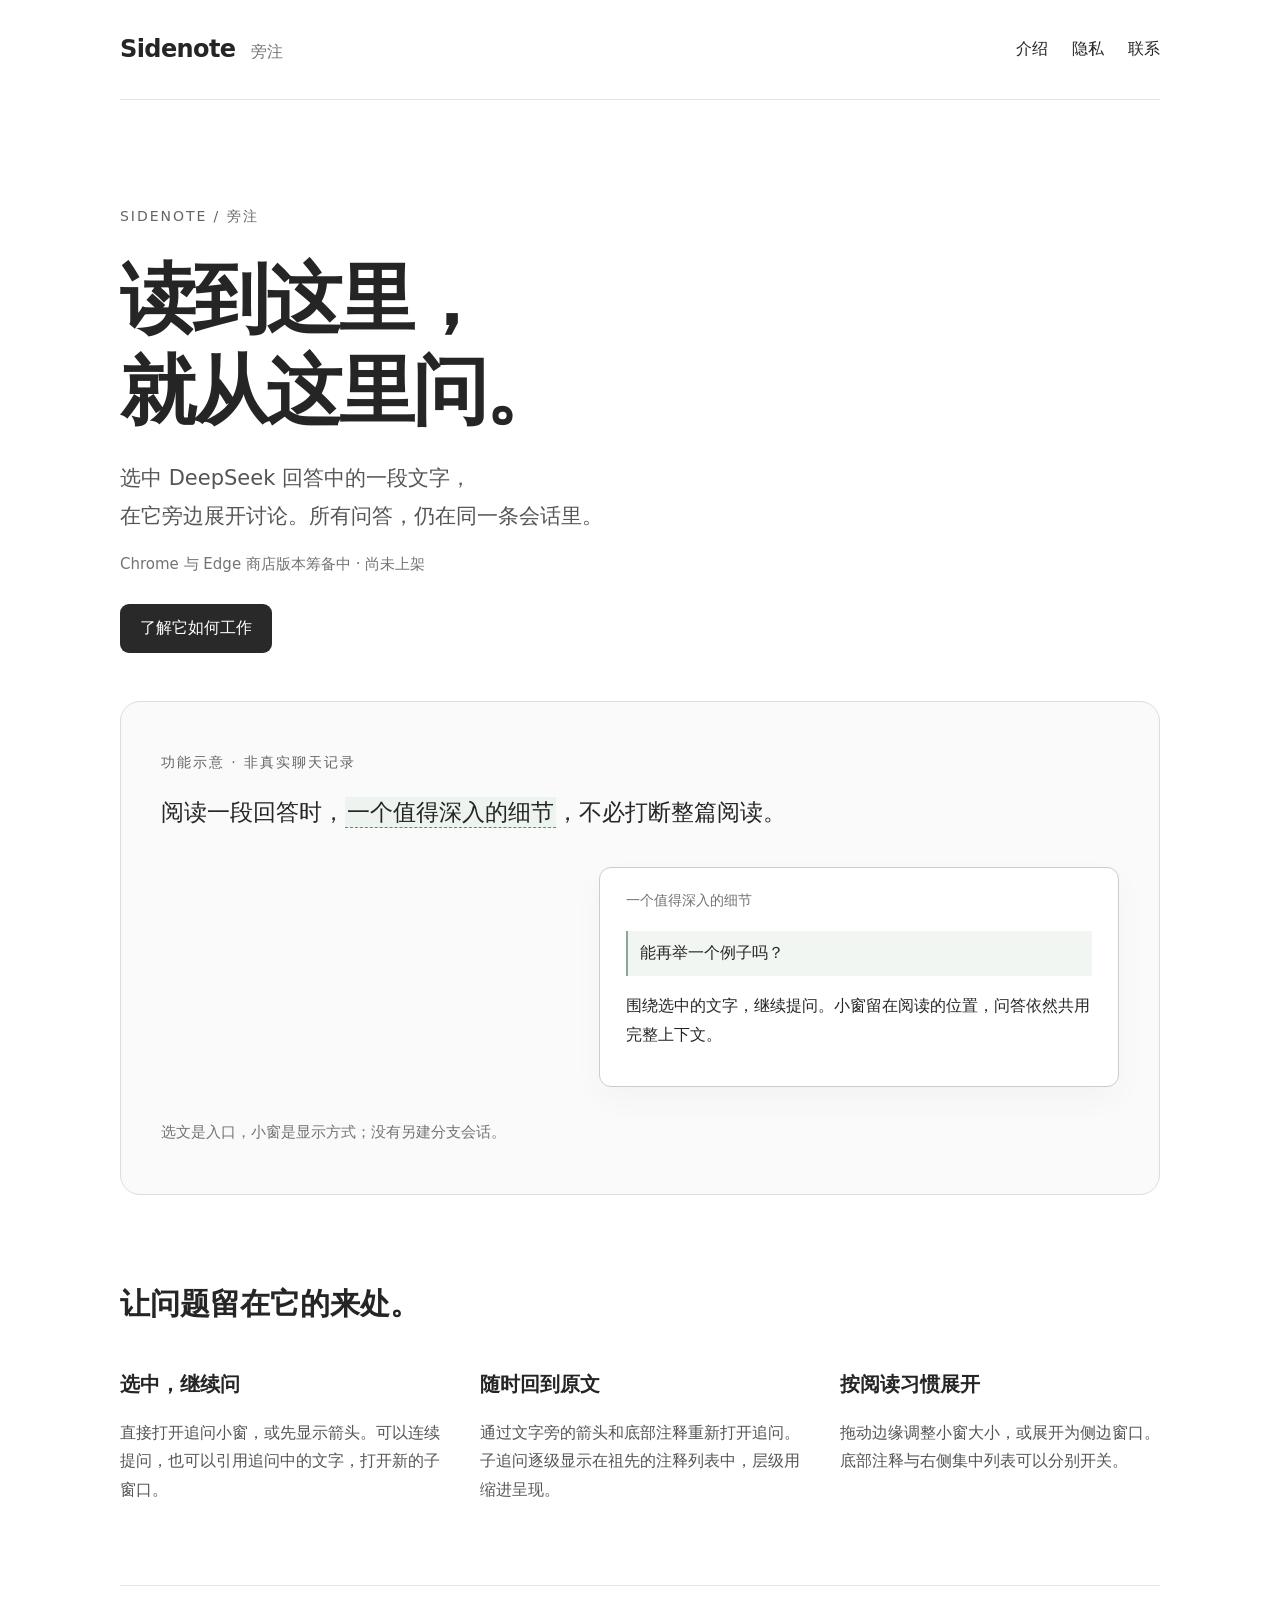
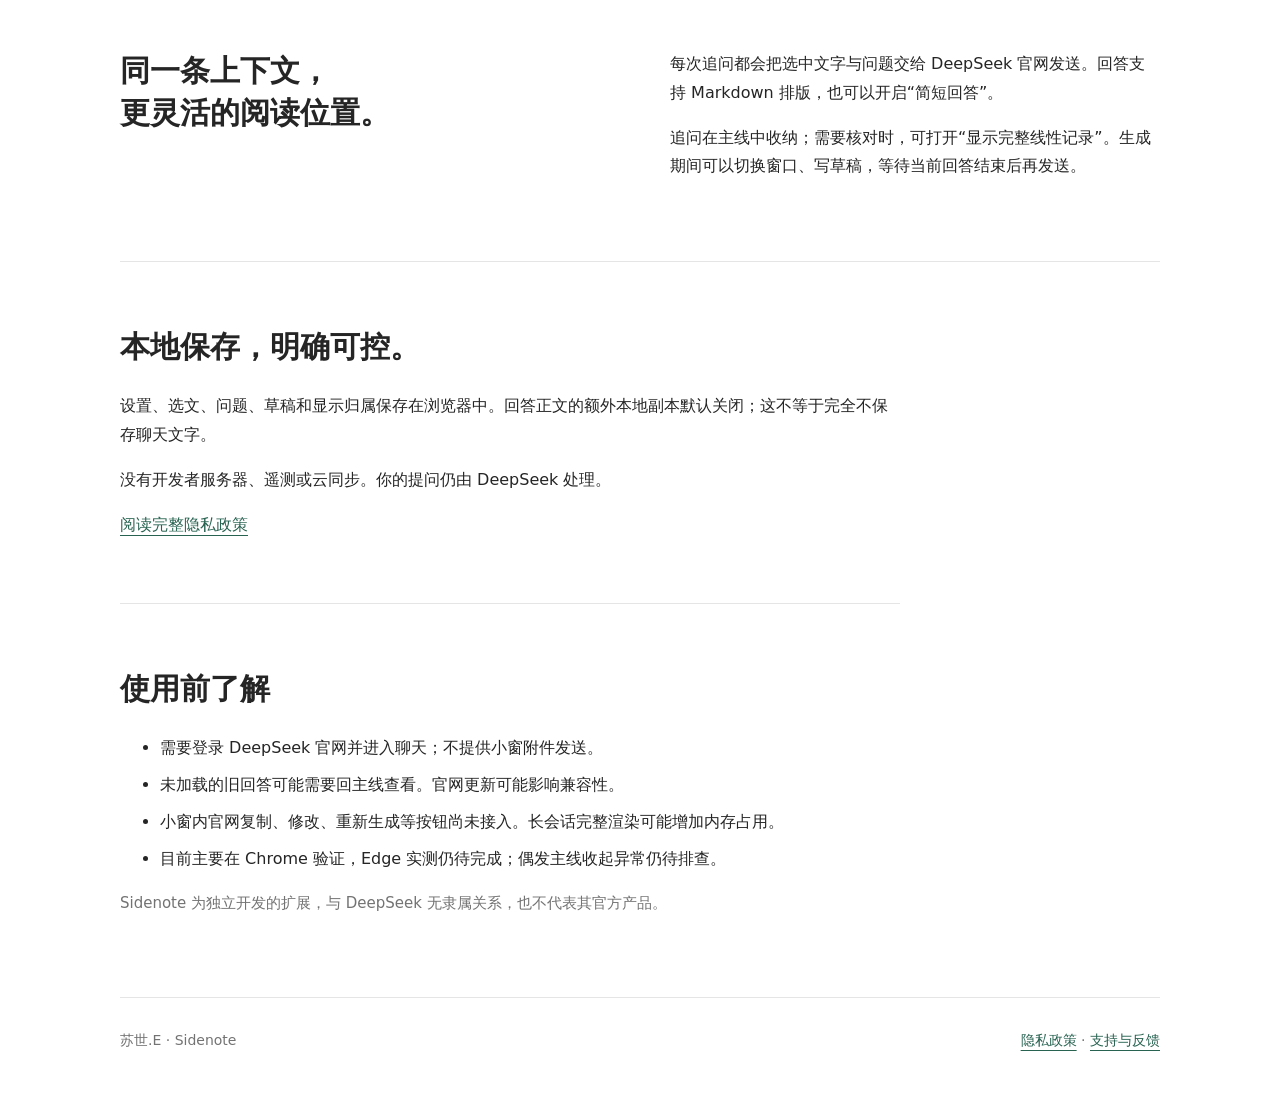
<file: index.html>
<!doctype html>
<html lang="zh-CN"><head><meta charset="utf-8"><meta name="viewport" content="width=device-width,initial-scale=1"><meta name="description" content="Sidenote 旁注，在 DeepSeek 原文旁继续提问，保持同一条会话。"><title>在原文旁，继续问 · Sidenote</title><link rel="stylesheet" href="style.css"></head><body><div class="wrap"><header><a class="brand" href="index.html">Sidenote <span>旁注</span></a><nav aria-label="导航"><a href="index.html">介绍</a><a href="privacy.html">隐私</a><a href="support.html">联系</a></nav></header><main><section class="hero"><p class="eyebrow">SIDENOTE / 旁注</p><h1>读到这里，<br>就从这里问。</h1><p class="lead">选中 DeepSeek 回答中的一段文字，<br>在它旁边展开讨论。所有问答，仍在同一条会话里。</p><p class="status">Chrome 与 Edge 商店版本筹备中 · 尚未上架</p><a class="button" href="#how">了解它如何工作</a></section>
<section class="example" aria-label="功能示意"><p class="eyebrow">功能示意 · 非真实聊天记录</p><p class="source">阅读一段回答时，<mark>一个值得深入的细节</mark>，不必打断整篇阅读。</p><div class="note"><p class="quote">一个值得深入的细节</p><p class="question">能再举一个例子吗？</p><p>围绕选中的文字，继续提问。小窗留在阅读的位置，问答依然共用完整上下文。</p></div><p class="caption">选文是入口，小窗是显示方式；没有另建分支会话。</p></section>
<section id="how"><h2>让问题留在它的来处。</h2><div class="features"><article><h3>选中，继续问</h3><p>直接打开追问小窗，或先显示箭头。可以连续提问，也可以引用追问中的文字，打开新的子窗口。</p></article><article><h3>随时回到原文</h3><p>通过文字旁的箭头和底部注释重新打开追问。子追问逐级显示在祖先的注释列表中，层级用缩进呈现。</p></article><article><h3>按阅读习惯展开</h3><p>拖动边缘调整小窗大小，或展开为侧边窗口。底部注释与右侧集中列表可以分别开关。</p></article></div></section>
<section class="split"><div><h2>同一条上下文，<br>更灵活的阅读位置。</h2></div><div><p>每次追问都会把选中文字与问题交给 DeepSeek 官网发送。回答支持 Markdown 排版，也可以开启“简短回答”。</p><p>追问在主线中收纳；需要核对时，可打开“显示完整线性记录”。生成期间可以切换窗口、写草稿，等待当前回答结束后再发送。</p></div></section>
<section class="privacy-note"><h2>本地保存，明确可控。</h2><p>设置、选文、问题、草稿和显示归属保存在浏览器中。回答正文的额外本地副本默认关闭；这不等于完全不保存聊天文字。</p><p>没有开发者服务器、遥测或云同步。你的提问仍由 DeepSeek 处理。</p><a href="privacy.html">阅读完整隐私政策</a></section>
<section><h2>使用前了解</h2><ul><li>需要登录 DeepSeek 官网并进入聊天；不提供小窗附件发送。</li><li>未加载的旧回答可能需要回主线查看。官网更新可能影响兼容性。</li><li>小窗内官网复制、修改、重新生成等按钮尚未接入。长会话完整渲染可能增加内存占用。</li><li>目前主要在 Chrome 验证，Edge 实测仍待完成；偶发主线收起异常仍待排查。</li></ul><p class="muted">Sidenote 为独立开发的扩展，与 DeepSeek 无隶属关系，也不代表其官方产品。</p></section></main><footer><span>苏世.E · Sidenote</span><span><a href="privacy.html">隐私政策</a> · <a href="support.html">支持与反馈</a></span></footer></div></body></html>
</file>
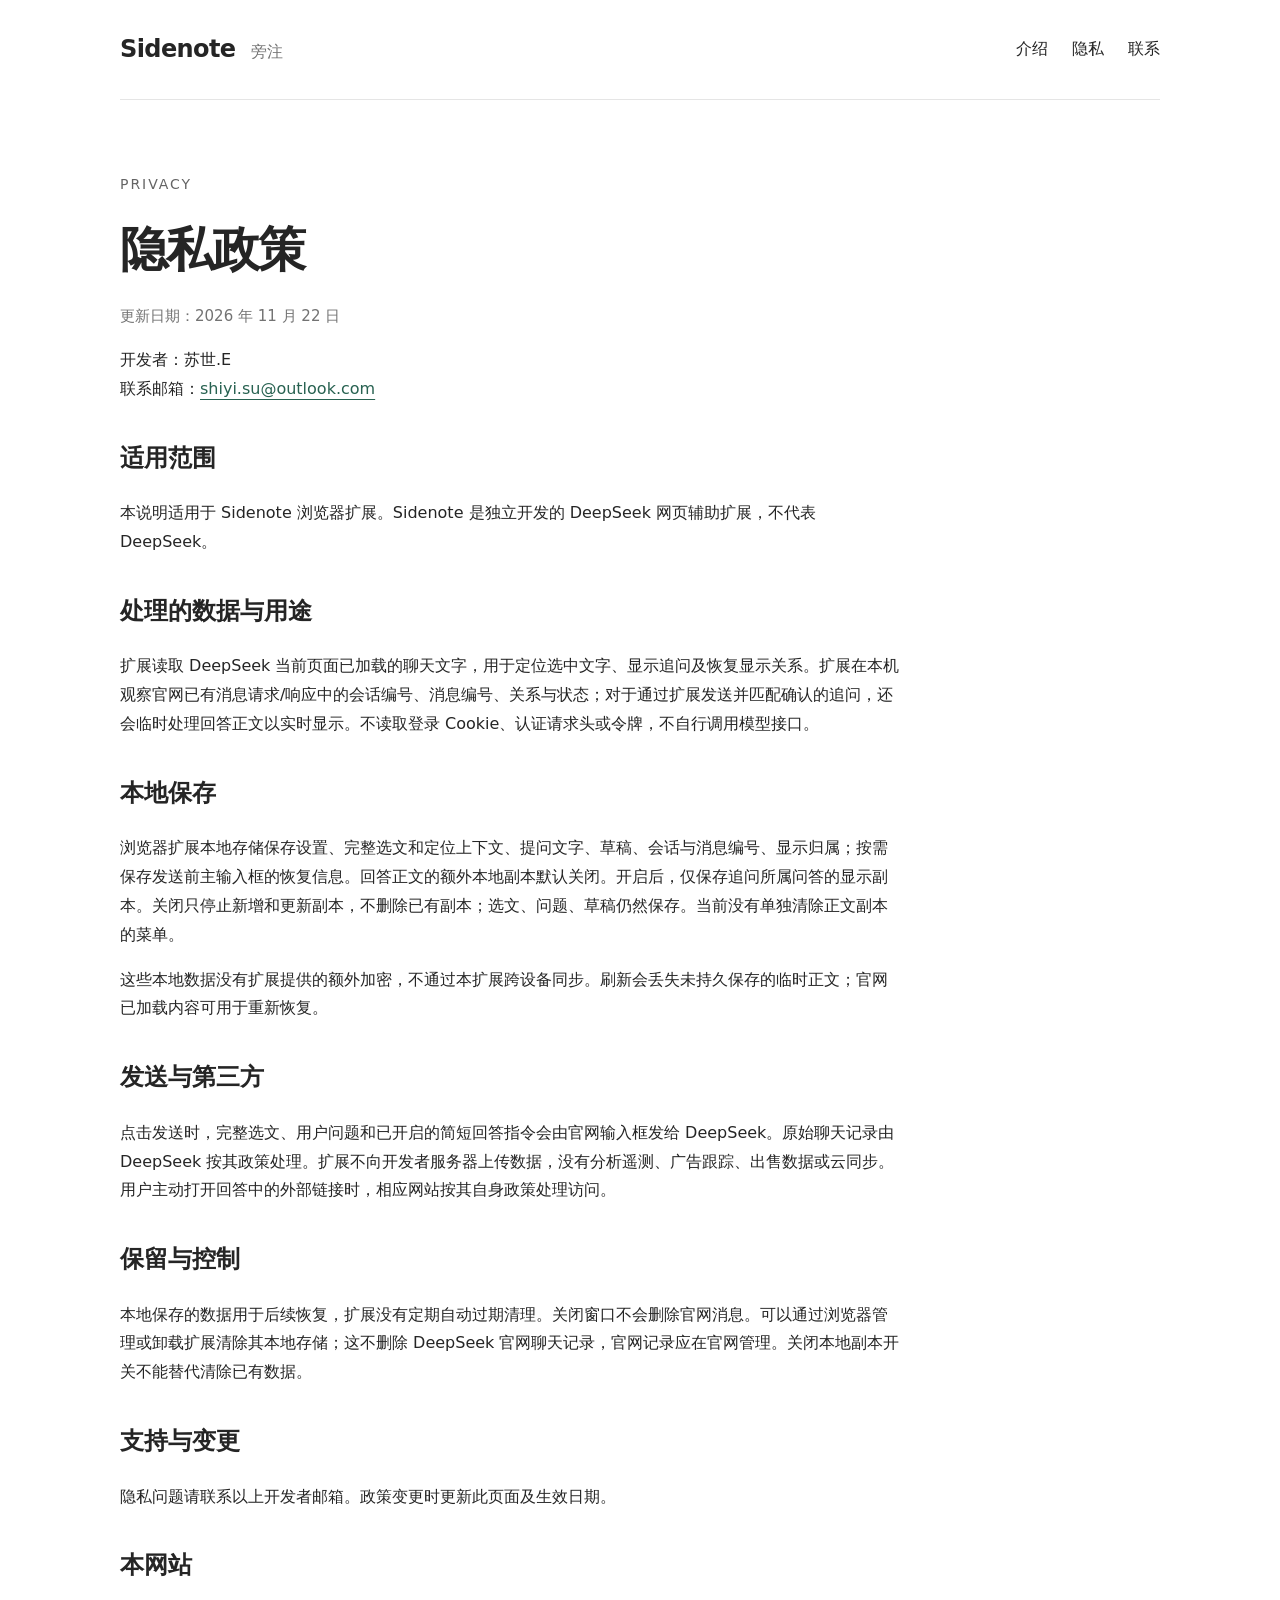
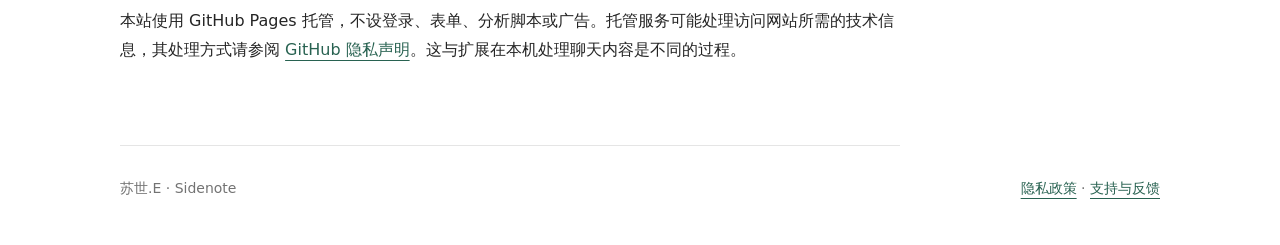
<file: privacy.html>
<!doctype html>
<html lang="zh-CN"><head><meta charset="utf-8"><meta name="viewport" content="width=device-width,initial-scale=1"><meta name="description" content="Sidenote 旁注，在 DeepSeek 原文旁继续提问，保持同一条会话。"><title>隐私政策 · Sidenote</title><link rel="stylesheet" href="style.css"></head><body><div class="wrap"><header><a class="brand" href="index.html">Sidenote <span>旁注</span></a><nav aria-label="导航"><a href="index.html">介绍</a><a href="privacy.html">隐私</a><a href="support.html">联系</a></nav></header><main><section class="document"><p class="eyebrow">PRIVACY</p><h1>隐私政策</h1><p class="muted">更新日期：2026 年 11 月 22 日</p><p>开发者：苏世.E<br>联系邮箱：<a href="mailto:shiyi.su@outlook.com">shiyi.su@outlook.com</a></p><h2>适用范围</h2><p>本说明适用于 Sidenote 浏览器扩展。Sidenote 是独立开发的 DeepSeek 网页辅助扩展，不代表 DeepSeek。</p><h2>处理的数据与用途</h2><p>扩展读取 DeepSeek 当前页面已加载的聊天文字，用于定位选中文字、显示追问及恢复显示关系。扩展在本机观察官网已有消息请求/响应中的会话编号、消息编号、关系与状态；对于通过扩展发送并匹配确认的追问，还会临时处理回答正文以实时显示。不读取登录 Cookie、认证请求头或令牌，不自行调用模型接口。</p><h2>本地保存</h2><p>浏览器扩展本地存储保存设置、完整选文和定位上下文、提问文字、草稿、会话与消息编号、显示归属；按需保存发送前主输入框的恢复信息。回答正文的额外本地副本默认关闭。开启后，仅保存追问所属问答的显示副本。关闭只停止新增和更新副本，不删除已有副本；选文、问题、草稿仍然保存。当前没有单独清除正文副本的菜单。</p><p>这些本地数据没有扩展提供的额外加密，不通过本扩展跨设备同步。刷新会丢失未持久保存的临时正文；官网已加载内容可用于重新恢复。</p><h2>发送与第三方</h2><p>点击发送时，完整选文、用户问题和已开启的简短回答指令会由官网输入框发给 DeepSeek。原始聊天记录由 DeepSeek 按其政策处理。扩展不向开发者服务器上传数据，没有分析遥测、广告跟踪、出售数据或云同步。用户主动打开回答中的外部链接时，相应网站按其自身政策处理访问。</p><h2>保留与控制</h2><p>本地保存的数据用于后续恢复，扩展没有定期自动过期清理。关闭窗口不会删除官网消息。可以通过浏览器管理或卸载扩展清除其本地存储；这不删除 DeepSeek 官网聊天记录，官网记录应在官网管理。关闭本地副本开关不能替代清除已有数据。</p><h2>支持与变更</h2><p>隐私问题请联系以上开发者邮箱。政策变更时更新此页面及生效日期。</p><h2>本网站</h2><p>本站使用 GitHub Pages 托管，不设登录、表单、分析脚本或广告。托管服务可能处理访问网站所需的技术信息，其处理方式请参阅 <a href="https://docs.github.com/en/site-policy/privacy-policies/github-general-privacy-statement">GitHub 隐私声明</a>。这与扩展在本机处理聊天内容是不同的过程。</p></section></main><footer><span>苏世.E · Sidenote</span><span><a href="privacy.html">隐私政策</a> · <a href="support.html">支持与反馈</a></span></footer></div></body></html>
</file>
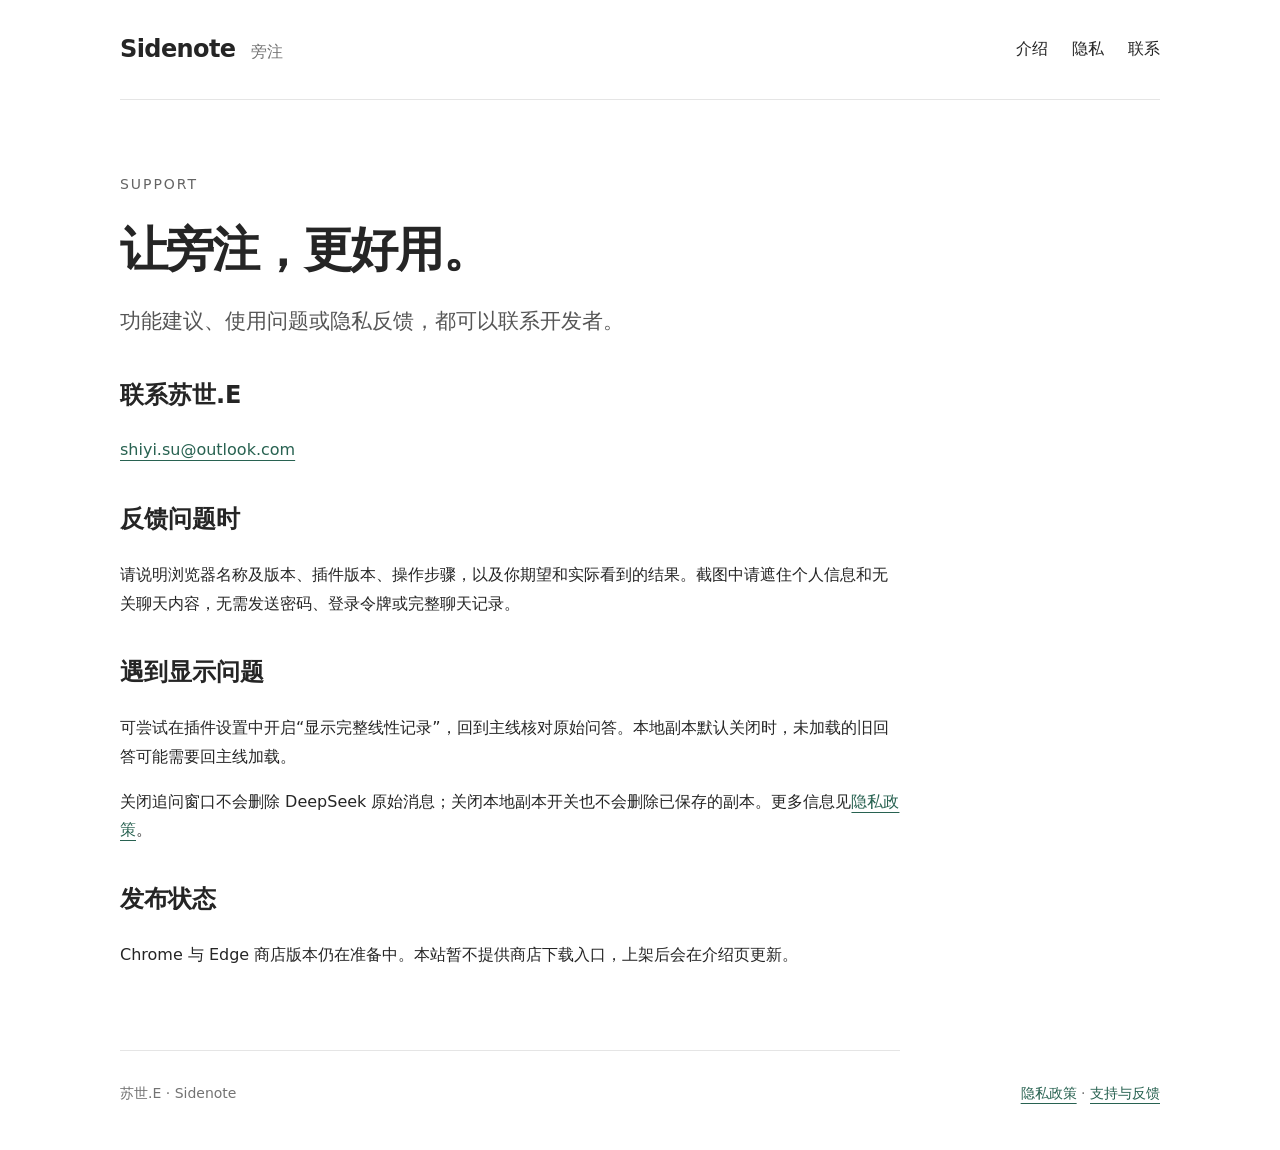
<file: support.html>
<!doctype html>
<html lang="zh-CN"><head><meta charset="utf-8"><meta name="viewport" content="width=device-width,initial-scale=1"><meta name="description" content="Sidenote 旁注，在 DeepSeek 原文旁继续提问，保持同一条会话。"><title>支持与反馈 · Sidenote</title><link rel="stylesheet" href="style.css"></head><body><div class="wrap"><header><a class="brand" href="index.html">Sidenote <span>旁注</span></a><nav aria-label="导航"><a href="index.html">介绍</a><a href="privacy.html">隐私</a><a href="support.html">联系</a></nav></header><main><section class="document"><p class="eyebrow">SUPPORT</p><h1>让旁注，更好用。</h1><p class="lead">功能建议、使用问题或隐私反馈，都可以联系开发者。</p><h2>联系苏世.E</h2><p><a class="email" href="mailto:shiyi.su@outlook.com">shiyi.su@outlook.com</a></p><h2>反馈问题时</h2><p>请说明浏览器名称及版本、插件版本、操作步骤，以及你期望和实际看到的结果。截图中请遮住个人信息和无关聊天内容，无需发送密码、登录令牌或完整聊天记录。</p><h2>遇到显示问题</h2><p>可尝试在插件设置中开启“显示完整线性记录”，回到主线核对原始问答。本地副本默认关闭时，未加载的旧回答可能需要回主线加载。</p><p>关闭追问窗口不会删除 DeepSeek 原始消息；关闭本地副本开关也不会删除已保存的副本。更多信息见<a href="privacy.html">隐私政策</a>。</p><h2>发布状态</h2><p>Chrome 与 Edge 商店版本仍在准备中。本站暂不提供商店下载入口，上架后会在介绍页更新。</p></section></main><footer><span>苏世.E · Sidenote</span><span><a href="privacy.html">隐私政策</a> · <a href="support.html">支持与反馈</a></span></footer></div></body></html>
</file>
<file: style.css>
*{box-sizing:border-box}html{scroll-behavior:smooth}body{margin:0;background:#fff;color:#252525;font:16px/1.8 system-ui,-apple-system,"Segoe UI",sans-serif}.wrap{max-width:1120px;margin:auto;padding:0 40px}header,footer{display:flex;justify-content:space-between;gap:20px;align-items:center;padding:28px 0;border-bottom:1px solid #e5e5e5}a{color:#286251;text-underline-offset:5px}a:focus-visible{outline:2px solid #555;outline-offset:6px}header a{text-decoration:none;color:inherit}.brand{font-size:24px;font-weight:700;letter-spacing:-.6px}.brand span{font-size:16px;font-weight:400;margin-left:8px;color:#737373}nav{display:flex;gap:24px}section{padding:64px 0;border-bottom:1px solid #e5e5e5}.hero{padding:88px 0 48px;border:0}.eyebrow{font-size:14px;letter-spacing:.14em;color:#646464}h1{font-size:clamp(40px,6.5vw,76px);line-height:1.2;letter-spacing:-.04em;margin:24px 0}h2{font-size:30px;line-height:1.4;margin:0 0 24px}h3{font-size:20px;line-height:1.5}p{margin:16px 0}.lead{font-size:21px;color:#555}.status,.caption,.muted{color:#737373;font-size:15px}.button{display:inline-block;background:#292929;color:#fff;border-radius:9px;padding:10px 20px;margin-top:10px;text-decoration:none}.example{border:1px solid #ddd;border-radius:20px;padding:32px 40px;background:#fafafa;margin-bottom:24px}.source{font-size:23px;line-height:1.9;max-width:760px}mark{background:#edf3ee;border-bottom:1px dashed #668675;color:inherit;padding:2px}.note{max-width:520px;margin:32px 0 32px auto;background:white;border:1px solid #ccc;border-radius:12px;padding:20px 26px;box-shadow:0 12px 32px #00000008}.quote{font-size:14px;color:#737373;margin:0 0 18px}.question{border-left:2px solid #8aa99b;background:#f2f6f2;padding:8px 12px}.features{display:grid;grid-template-columns:repeat(3,1fr);gap:40px}.features p{color:#555}.split{display:grid;grid-template-columns:1fr 1fr;gap:60px}.split p:first-child{margin-top:0}.privacy-note{max-width:780px}.document{max-width:780px;padding-top:56px}.document h1{font-size:48px}.document h2{margin-top:38px;font-size:24px}.email{overflow-wrap:anywhere}li{margin:8px 0}footer{border:0;color:#737373;font-size:14px;padding:30px 0 44px}@media(max-width:640px){.wrap{padding:0 22px}header{align-items:flex-start;flex-direction:column;gap:14px;padding:20px 0}nav{gap:22px}.hero{padding-top:46px}.lead{font-size:18px}.example{padding:20px}.source{font-size:19px}.note{padding:18px;margin-top:22px}.features,.split{grid-template-columns:1fr;gap:16px}section{padding:40px 0}h2{font-size:26px}.document h1{font-size:36px}footer{align-items:flex-start;flex-direction:column;gap:8px}}@media(prefers-reduced-motion:reduce){html{scroll-behavior:auto}}
</file>
